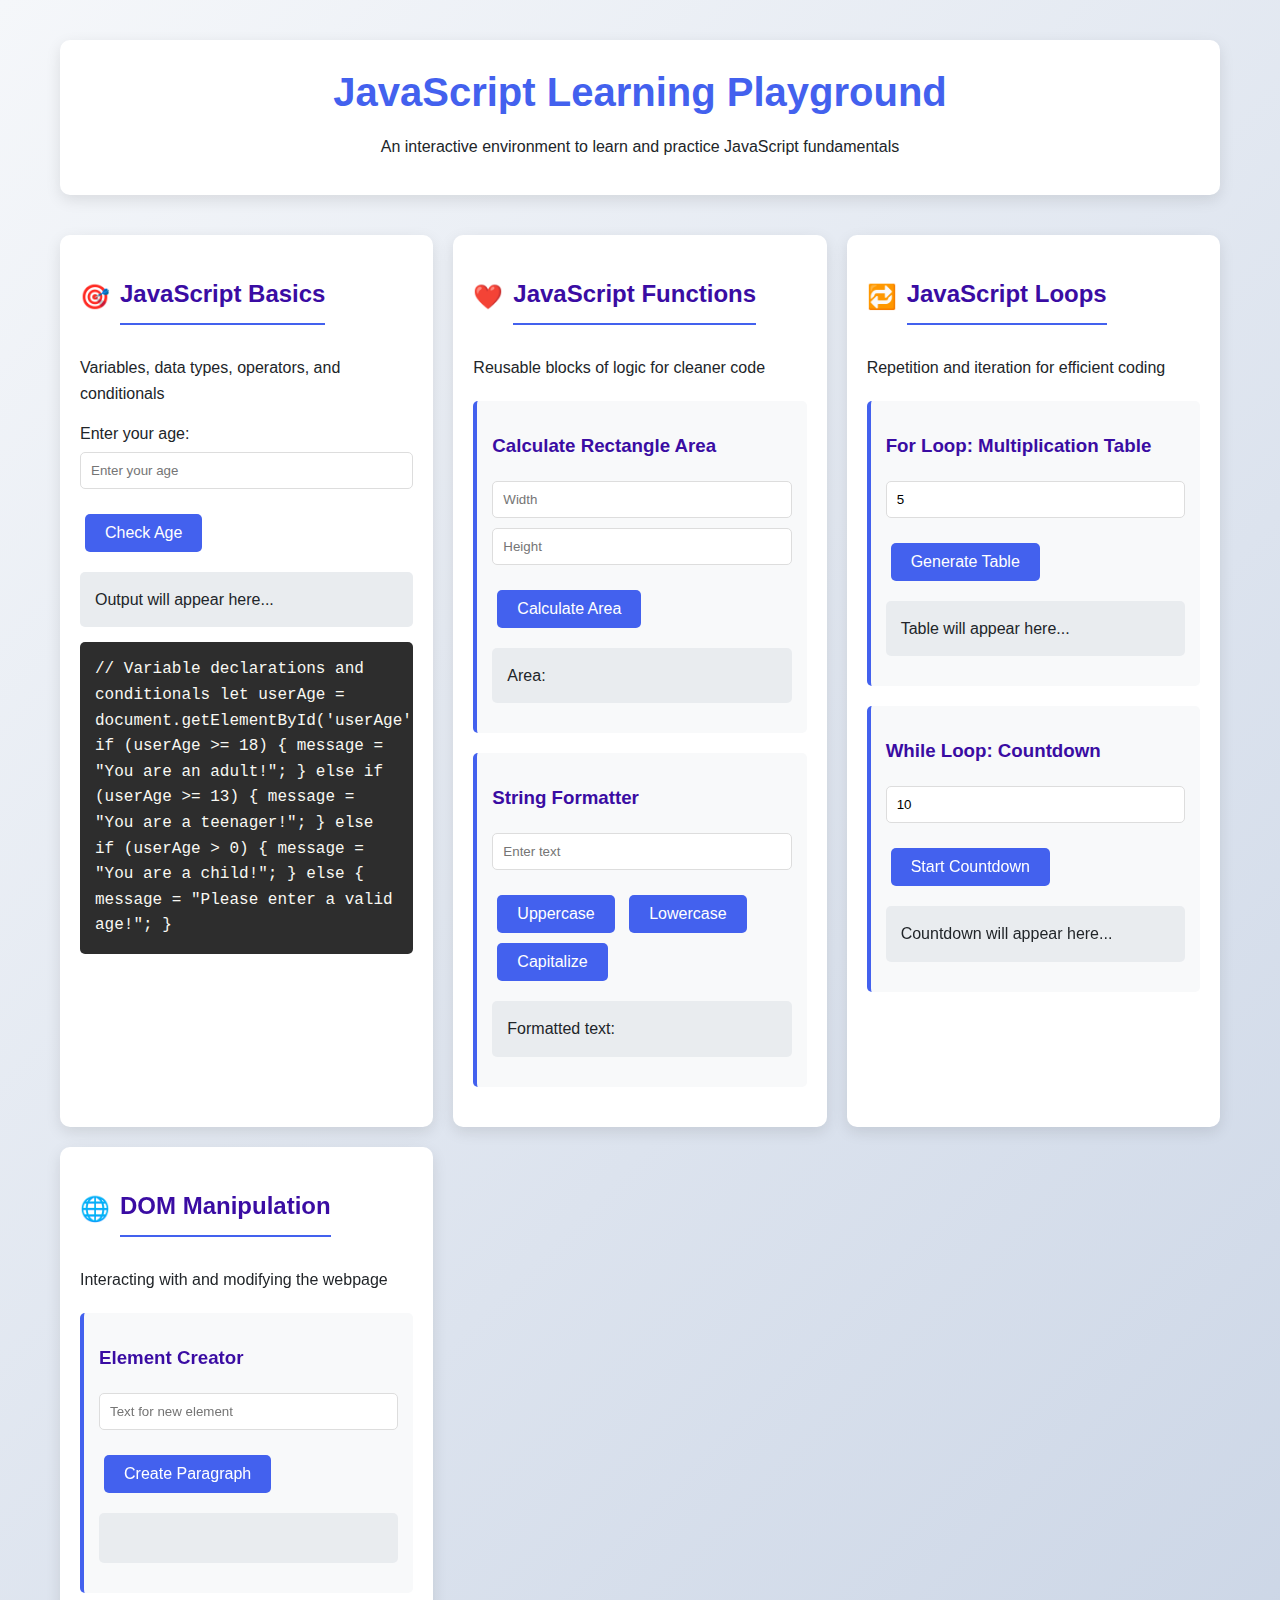
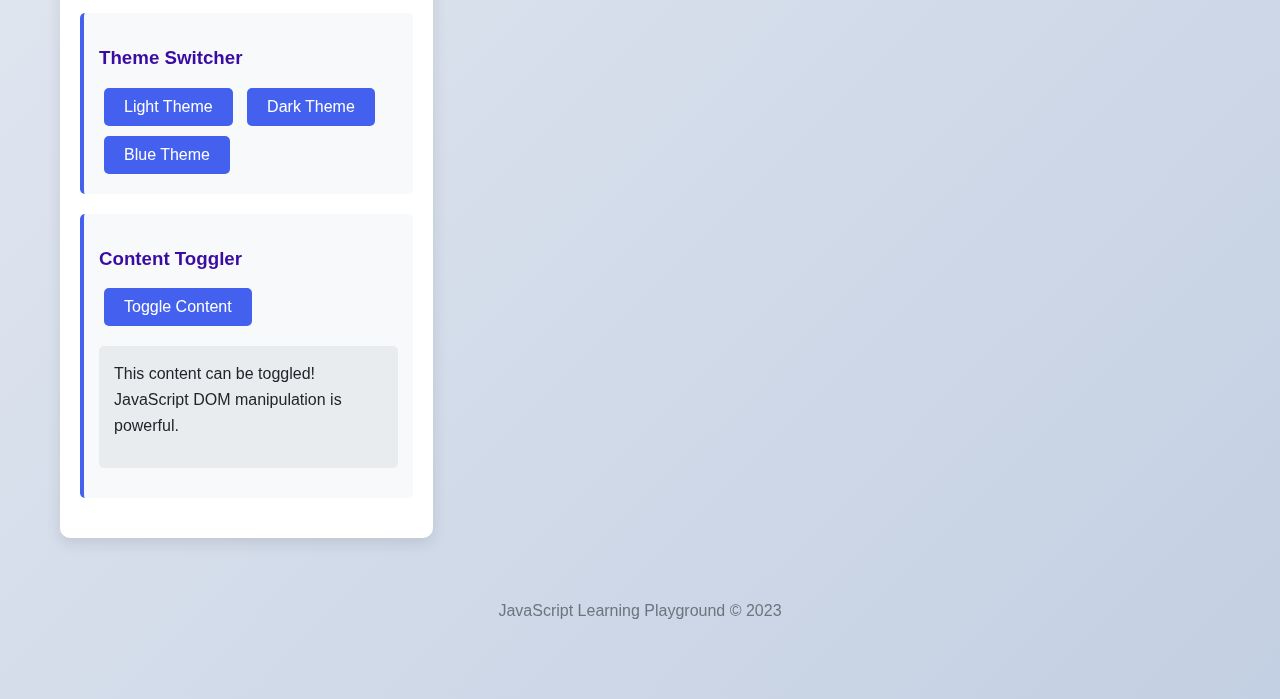
<file: week 5.html>
<!DOCTYPE html>
<html lang="en">
<head>
    <meta charset="UTF-8">
    <meta name="viewport" content="width=device-width, initial-scale=1.0">
    <title>JavaScript Learning Playground</title>
    <style>
        :root {
            --primary: #4361ee;
            --secondary: #3a0ca3;
            --accent: #f72585;
            --light: #f8f9fa;
            --dark: #212529;
            --success: #4cc9f0;
            --warning: #f9c74f;
            --danger: #f94144;
            --gray: #6c757d;
        }
        
        * {
            margin: 0;
            padding: 0;
            box-sizing: border-box;
            font-family: 'Segoe UI', Tahoma, Geneva, Verdana, sans-serif;
        }
        
        body {
            background: linear-gradient(135deg, #f5f7fa 0%, #c3cfe2 100%);
            color: var(--dark);
            line-height: 1.6;
            padding: 20px;
            min-height: 100vh;
        }
        
        .container {
            max-width: 1200px;
            margin: 0 auto;
            padding: 20px;
        }
        
        header {
            text-align: center;
            margin-bottom: 40px;
            padding: 20px;
            background: white;
            border-radius: 10px;
            box-shadow: 0 5px 15px rgba(0, 0, 0, 0.1);
        }
        
        h1 {
            color: var(--primary);
            margin-bottom: 10px;
            font-size: 2.5rem;
        }
        
        h2 {
            color: var(--secondary);
            margin: 20px 0 15px;
            padding-bottom: 10px;
            border-bottom: 2px solid var(--primary);
        }
        
        h3 {
            color: var(--secondary);
            margin: 15px 0 10px;
        }
        
        p {
            margin-bottom: 15px;
        }
        
        .grid {
            display: grid;
            grid-template-columns: repeat(auto-fit, minmax(300px, 1fr));
            gap: 20px;
            margin-bottom: 40px;
        }
        
        .card {
            background: white;
            border-radius: 10px;
            padding: 20px;
            box-shadow: 0 5px 15px rgba(0, 0, 0, 0.1);
            transition: transform 0.3s ease;
        }
        
        .card:hover {
            transform: translateY(-5px);
        }
        
        .card-header {
            display: flex;
            align-items: center;
            margin-bottom: 15px;
        }
        
        .icon {
            font-size: 24px;
            margin-right: 10px;
            color: var(--primary);
        }
        
        .code-block {
            background: #2d2d2d;
            color: #f8f8f2;
            padding: 15px;
            border-radius: 5px;
            margin: 15px 0;
            overflow-x: auto;
            font-family: 'Courier New', monospace;
        }
        
        .btn {
            display: inline-block;
            background: var(--primary);
            color: white;
            padding: 10px 20px;
            border: none;
            border-radius: 5px;
            cursor: pointer;
            font-size: 16px;
            transition: background 0.3s ease;
            margin: 5px;
        }
        
        .btn:hover {
            background: var(--secondary);
        }
        
        .input-group {
            margin: 15px 0;
        }
        
        input, select {
            padding: 10px;
            border: 1px solid #ddd;
            border-radius: 5px;
            width: 100%;
            margin: 5px 0;
        }
        
        .output {
            background: #e9ecef;
            padding: 15px;
            border-radius: 5px;
            margin: 15px 0;
            min-height: 50px;
        }
        
        .highlight {
            color: var(--accent);
            font-weight: bold;
        }
        
        .function-demo, .loop-demo, .dom-demo {
            margin: 20px 0;
            padding: 15px;
            background: #f8f9fa;
            border-radius: 5px;
            border-left: 4px solid var(--primary);
        }
        
        footer {
            text-align: center;
            margin-top: 40px;
            padding: 20px;
            color: var(--gray);
        }
        
        @media (max-width: 768px) {
            .grid {
                grid-template-columns: 1fr;
            }
        }
    </style>
</head>
<body>
    <div class="container">
        <header>
            <h1>JavaScript Learning Playground</h1>
            <p>An interactive environment to learn and practice JavaScript fundamentals</p>
        </header>
        
        <div class="grid">
            <!-- Part 1: JavaScript Basics -->
            <div class="card">
                <div class="card-header">
                    <span class="icon">🎯</span>
                    <h2>JavaScript Basics</h2>
                </div>
                <p>Variables, data types, operators, and conditionals</p>
                
                <div class="input-group">
                    <label for="userAge">Enter your age:</label>
                    <input type="number" id="userAge" placeholder="Enter your age">
                </div>
                
                <button class="btn" onclick="checkAge()">Check Age</button>
                
                <div class="output" id="ageOutput">
                    Output will appear here...
                </div>
                
                <div class="code-block">
// Variable declarations and conditionals
let userAge = document.getElementById('userAge').value;

if (userAge >= 18) {
    message = "You are an adult!";
} else if (userAge >= 13) {
    message = "You are a teenager!";
} else if (userAge > 0) {
    message = "You are a child!";
} else {
    message = "Please enter a valid age!";
}
                </div>
            </div>
            
            <!-- Part 2: JavaScript Functions -->
            <div class="card">
                <div class="card-header">
                    <span class="icon">❤️</span>
                    <h2>JavaScript Functions</h2>
                </div>
                <p>Reusable blocks of logic for cleaner code</p>
                
                <div class="function-demo">
                    <h3>Calculate Rectangle Area</h3>
                    <div class="input-group">
                        <input type="number" id="rectWidth" placeholder="Width">
                        <input type="number" id="rectHeight" placeholder="Height">
                    </div>
                    <button class="btn" onclick="calculateArea()">Calculate Area</button>
                    <div class="output" id="areaOutput">Area: </div>
                </div>
                
                <div class="function-demo">
                    <h3>String Formatter</h3>
                    <div class="input-group">
                        <input type="text" id="textInput" placeholder="Enter text">
                    </div>
                    <button class="btn" onclick="formatText('upper')">Uppercase</button>
                    <button class="btn" onclick="formatText('lower')">Lowercase</button>
                    <button class="btn" onclick="formatText('capitalize')">Capitalize</button>
                    <div class="output" id="textOutput">Formatted text: </div>
                </div>
            </div>
            
            <!-- Part 3: JavaScript Loops -->
            <div class="card">
                <div class="card-header">
                    <span class="icon">🔁</span>
                    <h2>JavaScript Loops</h2>
                </div>
                <p>Repetition and iteration for efficient coding</p>
                
                <div class="loop-demo">
                    <h3>For Loop: Multiplication Table</h3>
                    <div class="input-group">
                        <input type="number" id="multNumber" placeholder="Enter a number" value="5">
                    </div>
                    <button class="btn" onclick="generateTable()">Generate Table</button>
                    <div class="output" id="tableOutput">Table will appear here...</div>
                </div>
                
                <div class="loop-demo">
                    <h3>While Loop: Countdown</h3>
                    <div class="input-group">
                        <input type="number" id="countdownStart" placeholder="Start from" value="10">
                    </div>
                    <button class="btn" onclick="startCountdown()">Start Countdown</button>
                    <div class="output" id="countdownOutput">Countdown will appear here...</div>
                </div>
            </div>
            
            <!-- Part 4: DOM Manipulation -->
            <div class="card">
                <div class="card-header">
                    <span class="icon">🌐</span>
                    <h2>DOM Manipulation</h2>
                </div>
                <p>Interacting with and modifying the webpage</p>
                
                <div class="dom-demo">
                    <h3>Element Creator</h3>
                    <div class="input-group">
                        <input type="text" id="elementText" placeholder="Text for new element">
                    </div>
                    <button class="btn" onclick="createElement()">Create Paragraph</button>
                    <div class="output" id="elementContainer"></div>
                </div>
                
                <div class="dom-demo">
                    <h3>Theme Switcher</h3>
                    <button class="btn" onclick="switchTheme('light')">Light Theme</button>
                    <button class="btn" onclick="switchTheme('dark')">Dark Theme</button>
                    <button class="btn" onclick="switchTheme('blue')">Blue Theme</button>
                </div>
                
                <div class="dom-demo">
                    <h3>Content Toggler</h3>
                    <button class="btn" onclick="toggleContent()">Toggle Content</button>
                    <div class="output" id="toggler">
                        <p>This content can be toggled! JavaScript DOM manipulation is powerful.</p>
                    </div>
                </div>
            </div>
        </div>
        
        <footer>
            <p>JavaScript Learning Playground &copy; 2023</p>
        </footer>
    </div>

    <script>
        // Part 1: JavaScript Basics
        function checkAge() {
            let userAge = document.getElementById('userAge').value;
            let message;
            
            if (userAge >= 18) {
                message = "You are an adult!";
            } else if (userAge >= 13) {
                message = "You are a teenager!";
            } else if (userAge > 0) {
                message = "You are a child!";
            } else {
                message = "Please enter a valid age!";
            }
            
            document.getElementById('ageOutput').textContent = message;
        }
        
        // Part 2: JavaScript Functions
        function calculateArea() {
            let width = document.getElementById('rectWidth').value;
            let height = document.getElementById('rectHeight').value;
            
            if (width && height) {
                let area = width * height;
                document.getElementById('areaOutput').textContent = `Area: ${area}`;
            } else {
                document.getElementById('areaOutput').textContent = 'Please enter both width and height!';
            }
        }
        
        function formatText(formatType) {
            let text = document.getElementById('textInput').value;
            let formattedText;
            
            switch(formatType) {
                case 'upper':
                    formattedText = text.toUpperCase();
                    break;
                case 'lower':
                    formattedText = text.toLowerCase();
                    break;
                case 'capitalize':
                    formattedText = text.charAt(0).toUpperCase() + text.slice(1).toLowerCase();
                    break;
                default:
                    formattedText = text;
            }
            
            document.getElementById('textOutput').textContent = `Formatted text: ${formattedText}`;
        }
        
        // Part 3: JavaScript Loops
        function generateTable() {
            let number = document.getElementById('multNumber').value;
            let output = "";
            
            if (number) {
                for (let i = 1; i <= 10; i++) {
                    output += `${number} × ${i} = ${number * i}<br>`;
                }
                document.getElementById('tableOutput').innerHTML = output;
            } else {
                document.getElementById('tableOutput').textContent = 'Please enter a number!';
            }
        }
        
        function startCountdown() {
            let startFrom = document.getElementById('countdownStart').value;
            let output = "";
            
            if (startFrom && startFrom > 0) {
                let count = startFrom;
                
                while (count >= 0) {
                    output += `Count: ${count}<br>`;
                    count--;
                }
                
                document.getElementById('countdownOutput').innerHTML = output;
            } else {
                document.getElementById('countdownOutput').textContent = 'Please enter a valid number!';
            }
        }
        
        // Part 4: DOM Manipulation
        function createElement() {
            let text = document.getElementById('elementText').value;
            
            if (text) {
                let newElement = document.createElement('p');
                newElement.textContent = text;
                newElement.classList.add('highlight');
                
                document.getElementById('elementContainer').appendChild(newElement);
                document.getElementById('elementText').value = "";
            }
        }
        
        function switchTheme(theme) {
            if (theme === 'dark') {
                document.body.style.background = 'linear-gradient(135deg, #2b2d42 0%, #1a1a2e 100%)';
                document.body.style.color = '#fff';
            } else if (theme === 'blue') {
                document.body.style.background = 'linear-gradient(135deg, #0077b6 0%, #03045e 100%)';
                document.body.style.color = '#fff';
            } else {
                document.body.style.background = 'linear-gradient(135deg, #f5f7fa 0%, #c3cfe2 100%)';
                document.body.style.color = '#212529';
            }
        }
        
        function toggleContent() {
            let content = document.getElementById('toggler');
            
            if (content.style.display === 'none') {
                content.style.display = 'block';
            } else {
                content.style.display = 'none';
            }
        }
    </script>
</body>
</html>
</file>
